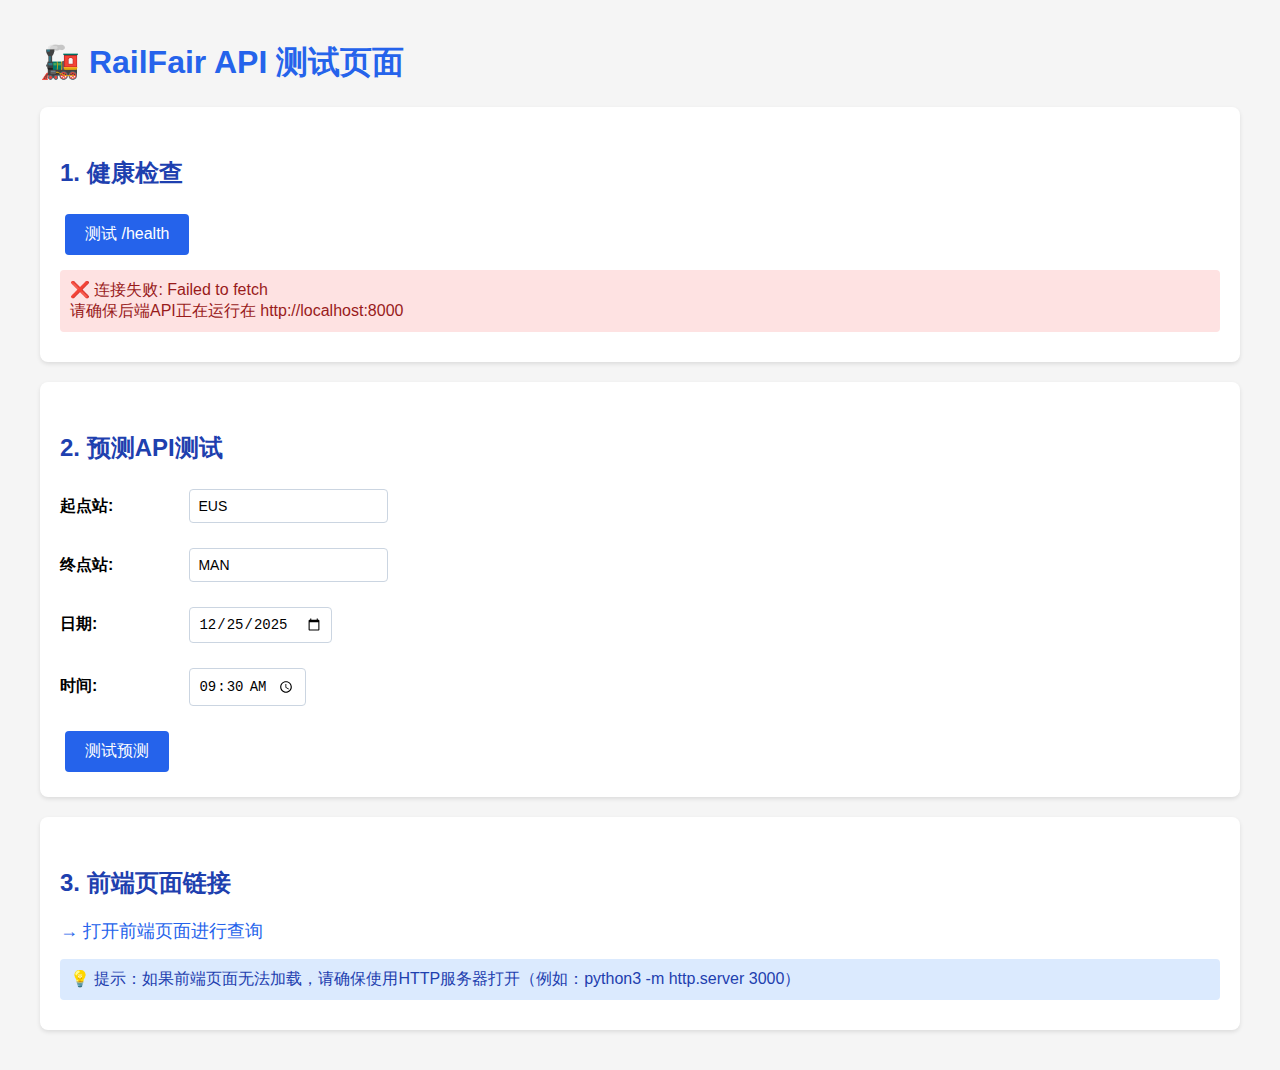
<file: test_frontend.html>
<!DOCTYPE html>
<html lang="en">
<head>
    <meta charset="UTF-8">
    <meta name="viewport" content="width=device-width, initial-scale=1.0">
    <title>RailFair API 测试页面</title>
    <style>
        body {
            font-family: Arial, sans-serif;
            max-width: 1200px;
            margin: 0 auto;
            padding: 20px;
            background: #f5f5f5;
        }
        .container {
            background: white;
            padding: 20px;
            border-radius: 8px;
            box-shadow: 0 2px 4px rgba(0,0,0,0.1);
            margin-bottom: 20px;
        }
        h1 { color: #2563eb; }
        h2 { color: #1e40af; margin-top: 30px; }
        .status { padding: 10px; border-radius: 4px; margin: 10px 0; }
        .success { background: #d1fae5; color: #065f46; }
        .error { background: #fee2e2; color: #991b1b; }
        .info { background: #dbeafe; color: #1e40af; }
        pre {
            background: #1e293b;
            color: #e2e8f0;
            padding: 15px;
            border-radius: 4px;
            overflow-x: auto;
            font-size: 12px;
        }
        button {
            background: #2563eb;
            color: white;
            border: none;
            padding: 10px 20px;
            border-radius: 4px;
            cursor: pointer;
            font-size: 16px;
            margin: 5px;
        }
        button:hover { background: #1d4ed8; }
        button:disabled { background: #94a3b8; cursor: not-allowed; }
        input, select {
            padding: 8px;
            margin: 5px;
            border: 1px solid #cbd5e1;
            border-radius: 4px;
            font-size: 14px;
        }
        .form-group {
            margin: 15px 0;
        }
        label {
            display: inline-block;
            width: 120px;
            font-weight: bold;
        }
    </style>
</head>
<body>
    <h1>🚂 RailFair API 测试页面</h1>
    
    <div class="container">
        <h2>1. 健康检查</h2>
        <button onclick="testHealth()">测试 /health</button>
        <div id="health-result"></div>
    </div>

    <div class="container">
        <h2>2. 预测API测试</h2>
        <div class="form-group">
            <label>起点站:</label>
            <input type="text" id="origin" value="EUS" placeholder="例如: EUS">
        </div>
        <div class="form-group">
            <label>终点站:</label>
            <input type="text" id="destination" value="MAN" placeholder="例如: MAN">
        </div>
        <div class="form-group">
            <label>日期:</label>
            <input type="date" id="date" value="2025-12-25">
        </div>
        <div class="form-group">
            <label>时间:</label>
            <input type="time" id="time" value="09:30">
        </div>
        <button onclick="testPredict()">测试预测</button>
        <div id="predict-result"></div>
    </div>

    <div class="container">
        <h2>3. 前端页面链接</h2>
        <p>
            <a href="frontend/railfair/index.html" target="_blank" style="color: #2563eb; text-decoration: none; font-size: 18px;">
                → 打开前端页面进行查询
            </a>
        </p>
        <p class="info status">
            💡 提示：如果前端页面无法加载，请确保使用HTTP服务器打开（例如：python3 -m http.server 3000）
        </p>
    </div>

    <script>
        const API_BASE = 'http://localhost:8000';

        async function testHealth() {
            const resultDiv = document.getElementById('health-result');
            resultDiv.innerHTML = '<p class="info status">⏳ 正在测试...</p>';
            
            try {
                const response = await fetch(`${API_BASE}/health`);
                const data = await response.json();
                
                if (response.ok && data.status === 'healthy') {
                    resultDiv.innerHTML = `
                        <div class="success status">
                            ✅ 健康检查通过！<br>
                            状态: ${data.status}<br>
                            时间: ${data.timestamp}<br>
                            服务状态:<br>
                            - API: ${data.services.api}<br>
                            - Redis: ${data.services.redis}<br>
                            - Database: ${data.services.database}<br>
                            - Fare Engine: ${data.services.fare_engine}
                        </div>
                        <pre>${JSON.stringify(data, null, 2)}</pre>
                    `;
                } else {
                    resultDiv.innerHTML = `
                        <div class="error status">❌ 健康检查失败</div>
                        <pre>${JSON.stringify(data, null, 2)}</pre>
                    `;
                }
            } catch (error) {
                resultDiv.innerHTML = `
                    <div class="error status">
                        ❌ 连接失败: ${error.message}<br>
                        请确保后端API正在运行在 http://localhost:8000
                    </div>
                `;
            }
        }

        async function testPredict() {
            const resultDiv = document.getElementById('predict-result');
            const origin = document.getElementById('origin').value.toUpperCase();
            const destination = document.getElementById('destination').value.toUpperCase();
            const date = document.getElementById('date').value;
            const time = document.getElementById('time').value;
            
            resultDiv.innerHTML = '<p class="info status">⏳ 正在查询预测...</p>';
            
            try {
                const [datePart, timePart] = [date, time];
                
                const response = await fetch(`${API_BASE}/api/predict`, {
                    method: 'POST',
                    headers: { 'Content-Type': 'application/json' },
                    body: JSON.stringify({
                        origin,
                        destination,
                        departure_date: datePart,
                        departure_time: timePart,
                        include_fares: true
                    })
                });
                
                const data = await response.json();
                
                if (response.ok) {
                    const pred = data.prediction || data.data?.prediction;
                    const fares = data.fares || data.data?.fares;
                    
                    let html = '<div class="success status">✅ 预测成功！</div>';
                    
                    if (pred) {
                        html += `
                            <h3>预测结果:</h3>
                            <ul>
                                <li>预测延迟: ${pred.predicted_delay_minutes || pred.expected_delay_minutes || 'N/A'} 分钟</li>
                                <li>置信度: ${pred.confidence || 'N/A'}</li>
                                <li>准点概率: ${((pred.on_time_probability || 0) * 100).toFixed(1)}%</li>
                                <li>数据点: ${pred.historical_data_points || pred.sample_size || 'N/A'}</li>
                            </ul>
                        `;
                    }
                    
                    if (fares) {
                        html += `
                            <h3>票价信息:</h3>
                            <ul>
                                <li>Advance: ${fares.advance !== null && fares.advance !== undefined ? '£' + fares.advance.toFixed(2) : '不可用'}</li>
                                <li>Off-Peak: ${fares.off_peak !== null && fares.off_peak !== undefined ? '£' + fares.off_peak.toFixed(2) : '不可用'}</li>
                                <li>Anytime: ${fares.anytime !== null && fares.anytime !== undefined ? '£' + fares.anytime.toFixed(2) : '不可用'}</li>
                            </ul>
                        `;
                    }
                    
                    html += `<pre>${JSON.stringify(data, null, 2)}</pre>`;
                    resultDiv.innerHTML = html;
                } else {
                    resultDiv.innerHTML = `
                        <div class="error status">❌ 预测失败: ${data.detail || 'Unknown error'}</div>
                        <pre>${JSON.stringify(data, null, 2)}</pre>
                    `;
                }
            } catch (error) {
                resultDiv.innerHTML = `
                    <div class="error status">
                        ❌ 请求失败: ${error.message}<br>
                        请检查浏览器控制台查看详细错误
                    </div>
                `;
                console.error('Prediction error:', error);
            }
        }

        // 页面加载时自动测试健康检查
        window.addEventListener('DOMContentLoaded', () => {
            testHealth();
        });
    </script>
</body>
</html>
</file>
